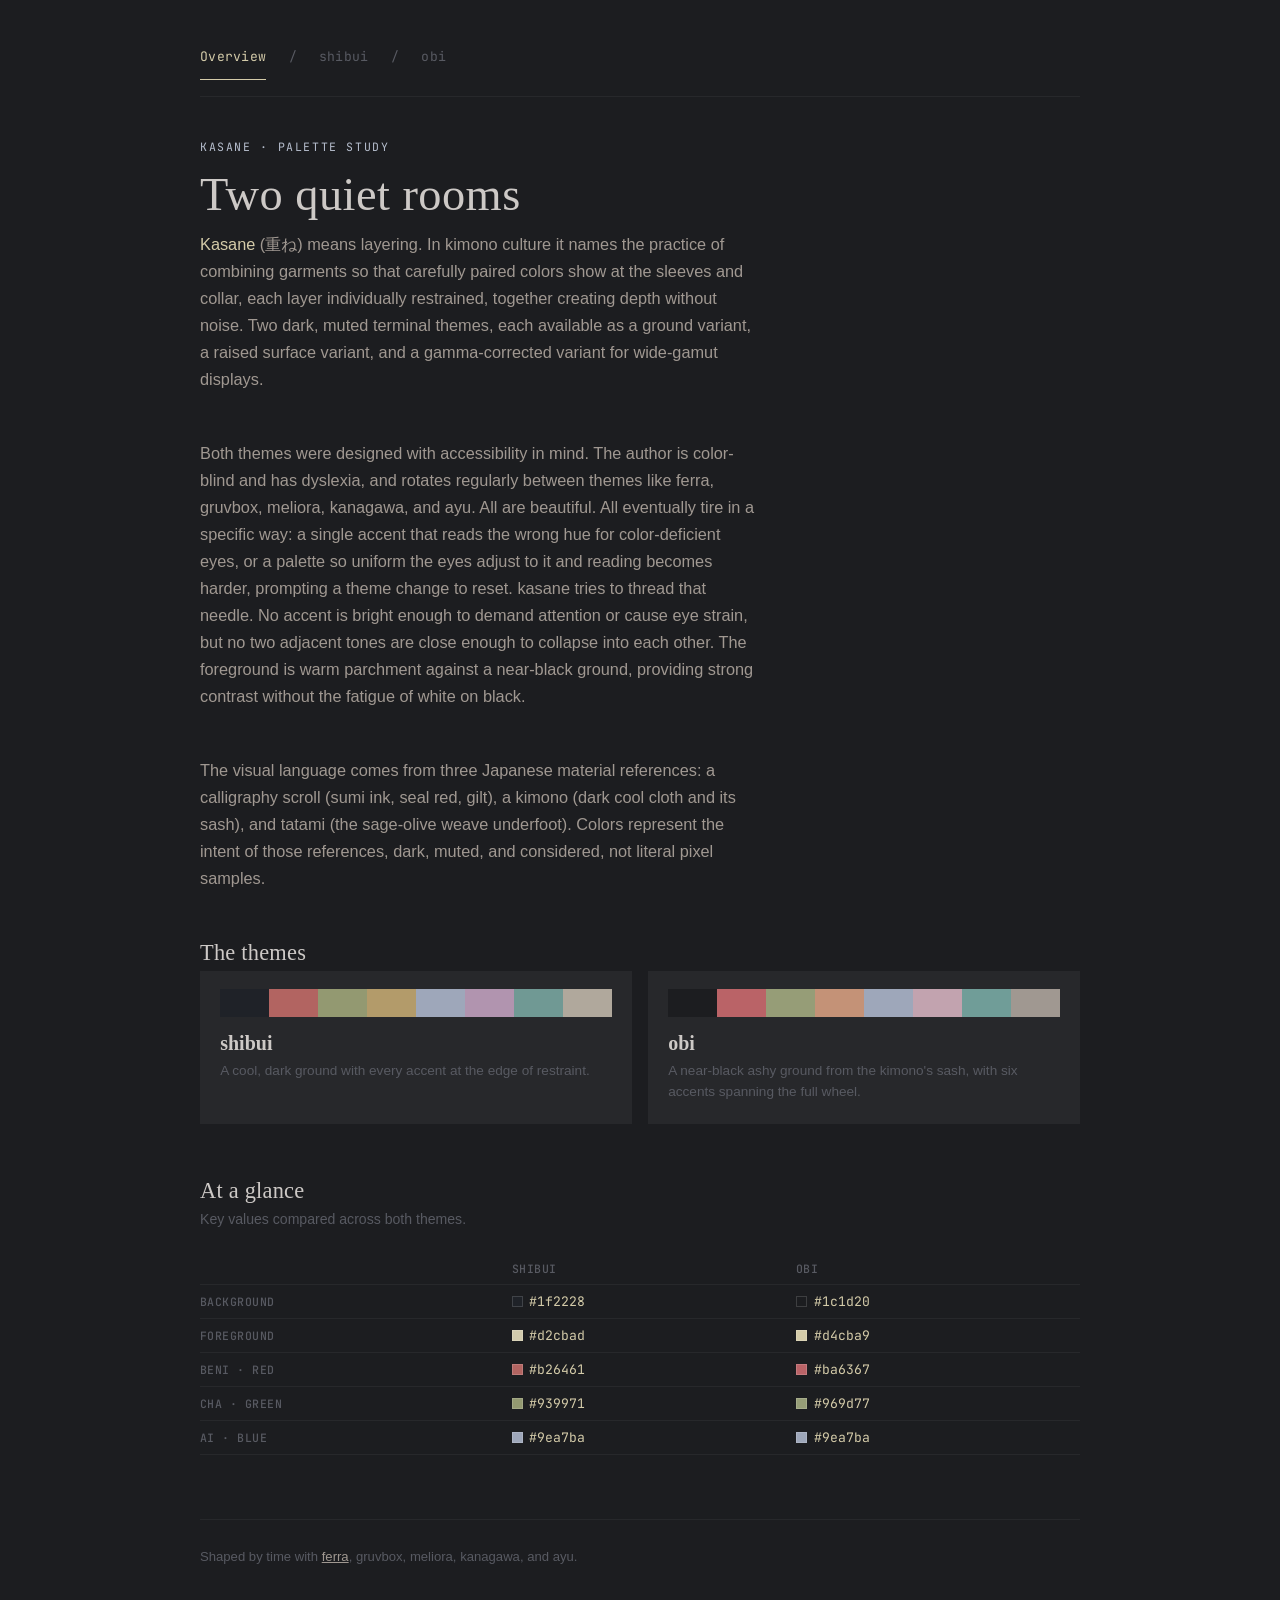
<file: docs/index.html>
<!doctype html>
<html lang="en">
  <head>
    <meta charset="utf-8" />
    <meta name="viewport" content="width=device-width, initial-scale=1" />
    <meta name="color-scheme" content="dark" />
    <meta
      name="description"
      content="Two muted color palettes for calm, accessible reading."
    />
    <title>kasane &middot; shibui / obi</title>
    <link rel="preconnect" href="https://fonts.googleapis.com" />
    <link rel="preconnect" href="https://fonts.gstatic.com" crossorigin />
    <link
      href="https://fonts.googleapis.com/css2?family=JetBrains+Mono:ital,wght@0,400;0,700;1,400&display=swap"
      rel="stylesheet"
    />
    <link rel="stylesheet" href="assets/style.css" />
    <style>
      :root {
        --sumi: #151517;
        --bg: #1c1d20;
        --bg-raised: #27282b;
        --bg-select: #313338;
        --nezumi: #585a62;
        --washi-dim: #585a62;
        --washi: #a09891;
        --washi-bright: #cdc9c6;
        --fg: #d4cba9;
        --accent-hero: #b7bfce;
        --accent-green-b: #aeb990;
        --accent-gold-b: #d5b195;
        --accent-pink-b: #b28793;
        --accent-red-b: #d08a8b;
        --serif: "Iowan Old Style", "Hoefler Text", Georgia, "Songti SC", serif;
        --sans:
          -apple-system, "SF Pro Text", "Helvetica Neue", Arial, sans-serif;
        --mono: "JetBrains Mono", "SF Mono", Menlo, Consolas, monospace;
      }
    </style>
  </head>
  <body>
    <main>
      <nav class="top">
        <a href="index.html" class="current">Overview</a
        ><span class="sep">/</span><a href="shibui.html">shibui</a
        ><span class="sep">/</span><a href="obi.html">obi</a>
      </nav>
      <p class="eyebrow">kasane &middot; palette study</p>
      <h1>Two quiet rooms</h1>
      <p class="lede">
        <em>Kasane</em> (重ね) means layering. In kimono culture it names the
        practice of combining garments so that carefully paired colors show at
        the sleeves and collar, each layer individually restrained, together
        creating depth without noise. Two dark, muted terminal themes, each
        available as a ground variant, a raised surface variant, and a
        gamma-corrected variant for wide-gamut displays.
      </p>
      <p class="lede">
        Both themes were designed with accessibility in mind. The author is
        color-blind and has dyslexia, and rotates regularly between themes like
        ferra, gruvbox, meliora, kanagawa, and ayu. All are beautiful. All
        eventually tire in a specific way: a single accent that reads the wrong
        hue for color-deficient eyes, or a palette so uniform the eyes adjust to
        it and reading becomes harder, prompting a theme change to reset. kasane
        tries to thread that needle. No accent is bright enough to demand
        attention or cause eye strain, but no two adjacent tones are close
        enough to collapse into each other. The foreground is warm parchment
        against a near-black ground, providing strong contrast without the
        fatigue of white on black.
      </p>
      <p class="lede">
        The visual language comes from three Japanese material references: a
        calligraphy scroll (sumi ink, seal red, gilt), a kimono (dark cool cloth
        and its sash), and tatami (the sage-olive weave underfoot). Colors
        represent the intent of those references, dark, muted, and considered,
        not literal pixel samples.
      </p>

      <section>
        <h2>The themes</h2>
        <div class="theme-cards">
          <a class="theme-card" href="shibui.html">
            <div class="swatch-row">
              <span style="background: #1f2228"></span
              ><span style="background: #b26461"></span
              ><span style="background: #939971"></span
              ><span style="background: #b39b6a"></span
              ><span style="background: #9ea7ba"></span
              ><span style="background: #b194af"></span
              ><span style="background: #709994"></span
              ><span style="background: #b0a89c"></span>
            </div>
            <h3>shibui</h3>
            <p>
              A cool, dark ground with every accent at the edge of restraint.
            </p>
          </a>
          <a class="theme-card" href="obi.html">
            <div class="swatch-row">
              <span style="background: #1c1d20"></span
              ><span style="background: #ba6367"></span
              ><span style="background: #969d77"></span
              ><span style="background: #c49277"></span
              ><span style="background: #9ea7ba"></span
              ><span style="background: #c2a3af"></span
              ><span style="background: #709d98"></span
              ><span style="background: #a09891"></span>
            </div>
            <h3>obi</h3>
            <p>
              A near-black ashy ground from the kimono's sash, with six accents
              spanning the full wheel.
            </p>
          </a>
        </div>
      </section>

      <section>
        <h2>At a glance</h2>
        <p class="section-note">Key values compared across both themes.</p>
        <div class="wide-table-wrap">
          <table class="compare">
            <tr>
              <th>&nbsp;</th>
              <th>shibui</th>
              <th>obi</th>
            </tr>
            <tr>
              <th>background</th>
              <td>
                <span class="chip-inline" style="background: #1f2228"></span
                >#1f2228
              </td>
              <td>
                <span class="chip-inline" style="background: #1c1d20"></span
                >#1c1d20
              </td>
            </tr>
            <tr>
              <th>foreground</th>
              <td>
                <span class="chip-inline" style="background: #d2cbad"></span
                >#d2cbad
              </td>
              <td>
                <span class="chip-inline" style="background: #d4cba9"></span
                >#d4cba9
              </td>
            </tr>
            <tr>
              <th>Beni &middot; red</th>
              <td>
                <span class="chip-inline" style="background: #b26461"></span
                >#b26461
              </td>
              <td>
                <span class="chip-inline" style="background: #ba6367"></span
                >#ba6367
              </td>
            </tr>
            <tr>
              <th>Cha &middot; green</th>
              <td>
                <span class="chip-inline" style="background: #939971"></span
                >#939971
              </td>
              <td>
                <span class="chip-inline" style="background: #969d77"></span
                >#969d77
              </td>
            </tr>
            <tr>
              <th>Ai &middot; blue</th>
              <td>
                <span class="chip-inline" style="background: #9ea7ba"></span
                >#9ea7ba
              </td>
              <td>
                <span class="chip-inline" style="background: #9ea7ba"></span
                >#9ea7ba
              </td>
            </tr>
          </table>
        </div>
      </section>

      <footer>
        Shaped by time with
        <a href="https://github.com/casperstorm/ferra">ferra</a>, gruvbox,
        meliora, kanagawa, and ayu.
      </footer>
    </main>
  </body>
</html>
</file>
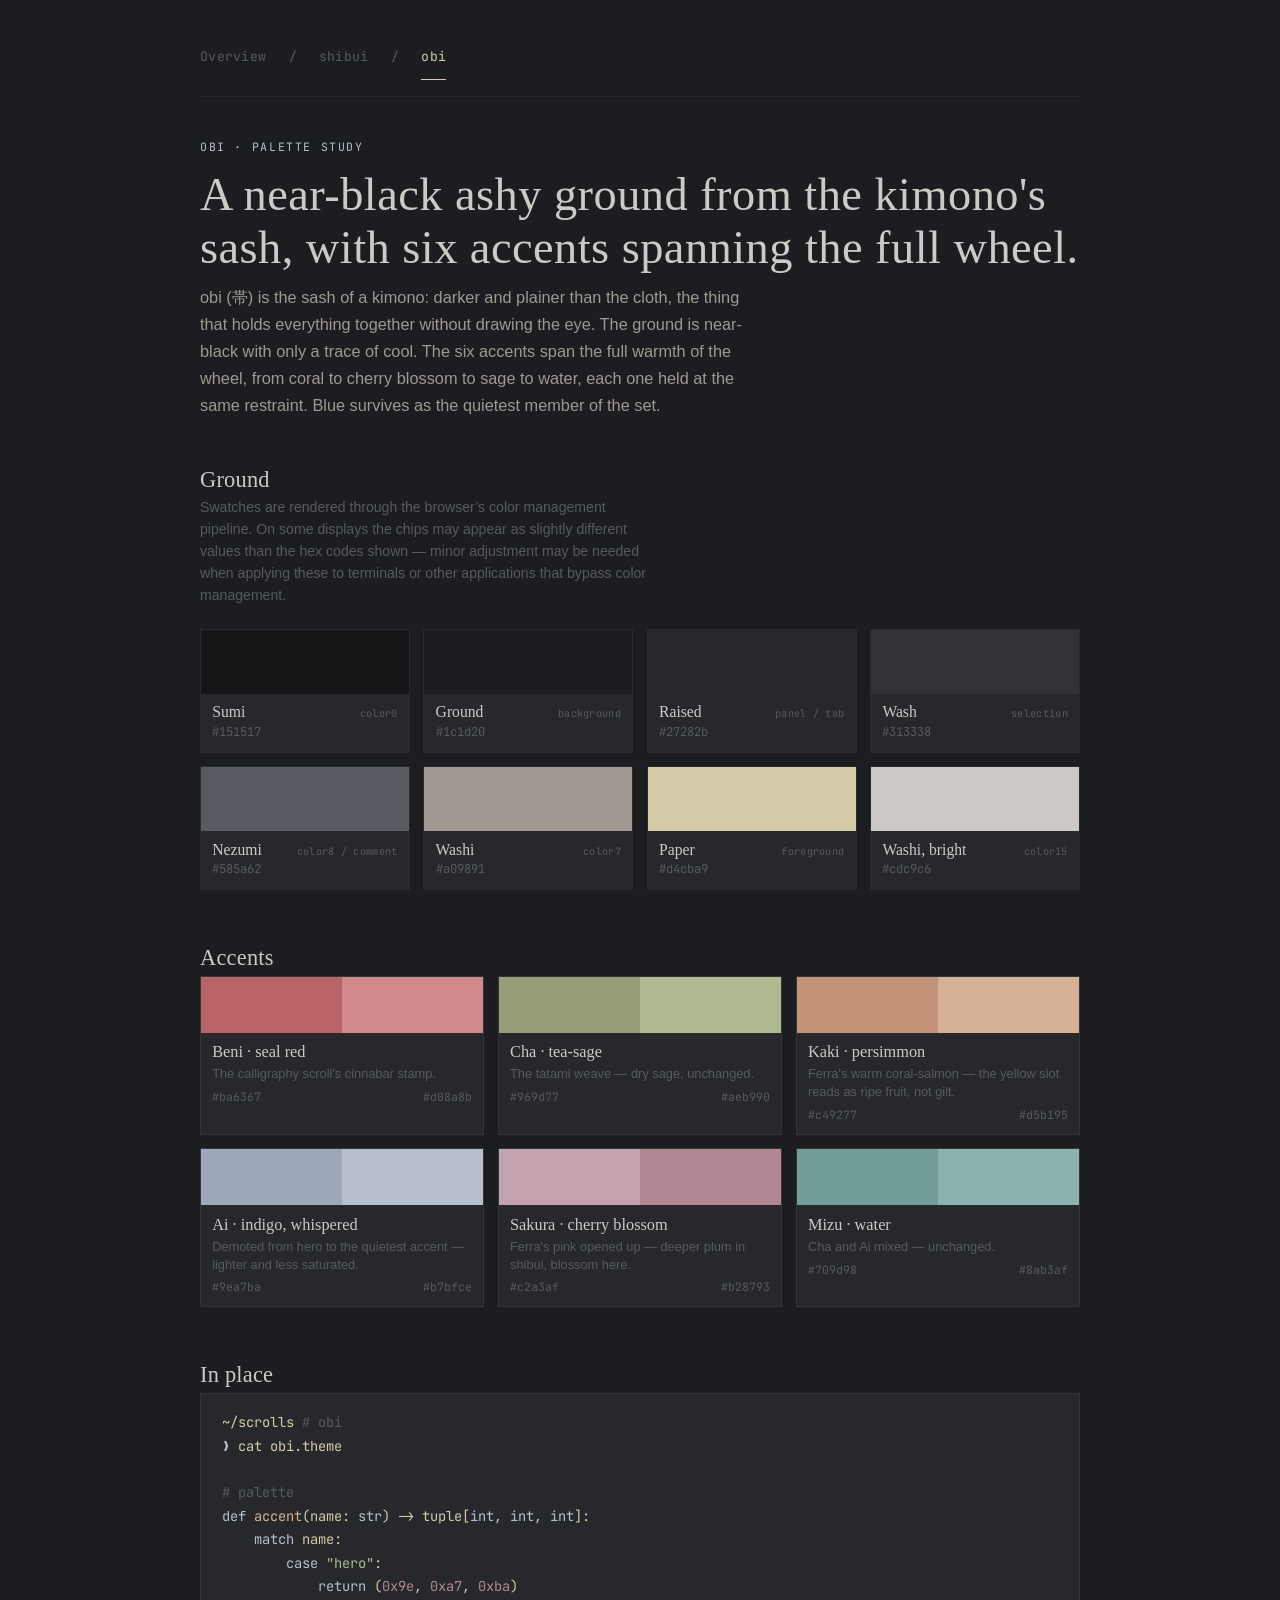
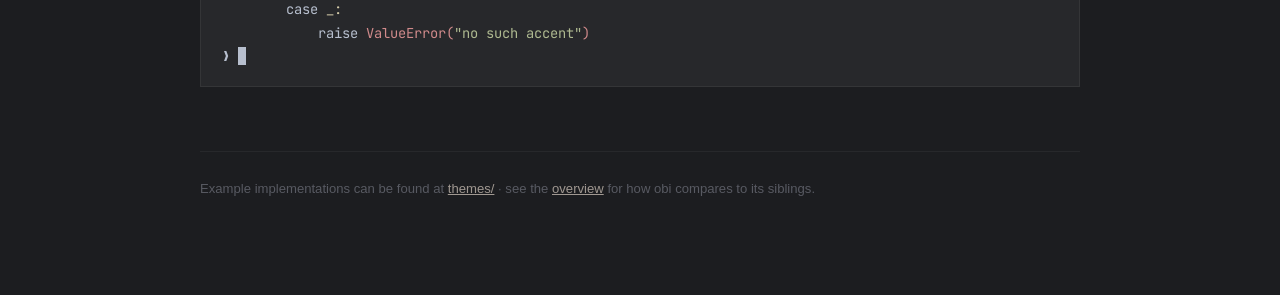
<file: docs/obi.html>
<!doctype html>
<html lang="en">
  <head>
    <meta charset="utf-8" />
    <meta name="viewport" content="width=device-width, initial-scale=1" />
    <meta name="color-scheme" content="dark" />
    <meta
      name="description"
      content="A near-black ashy ground from the kimono's sash, with six accents spanning the full wheel."
    />
    <title>obi — palette study</title>
    <link rel="preconnect" href="https://fonts.googleapis.com" />
    <link rel="preconnect" href="https://fonts.gstatic.com" crossorigin />
    <link
      href="https://fonts.googleapis.com/css2?family=JetBrains+Mono:ital,wght@0,400;0,700;1,400&display=swap"
      rel="stylesheet"
    />
    <link rel="stylesheet" href="assets/style.css" />
    <style>
      :root {
        --sumi: #151517;
        --bg: #1c1d20;
        --bg-raised: #27282b;
        --bg-select: #313338;
        --nezumi: #585a62;
        --washi-dim: #585a62;
        --washi: #a09891;
        --washi-bright: #cdc9c6;
        --fg: #d4cba9;
        --accent-hero: #b7bfce;
        --accent-green-b: #aeb990;
        --accent-gold-b: #d5b195;
        --accent-pink-b: #b28793;
        --accent-red-b: #d08a8b;
        --serif: "Iowan Old Style", "Hoefler Text", Georgia, "Songti SC", serif;
        --sans:
          -apple-system, "SF Pro Text", "Helvetica Neue", Arial, sans-serif;
        --mono: "JetBrains Mono", "SF Mono", Menlo, Consolas, monospace;
      }
    </style>
  </head>
  <body>
    <main>
      <nav class="top">
        <a href="index.html">Overview</a><span class="sep">/</span
        ><a href="shibui.html">shibui</a><span class="sep">/</span
        ><a href="obi.html" class="current">obi</a>
      </nav>
      <p class="eyebrow">obi &middot; palette study</p>
      <h1>
        A near-black ashy ground from the kimono's sash, with six accents
        spanning the full wheel.
      </h1>
      <p class="lede">
        obi (帯) is the sash of a kimono: darker and plainer than the cloth, the
        thing that holds everything together without drawing the eye. The ground
        is near-black with only a trace of cool. The six accents span the full
        warmth of the wheel, from coral to cherry blossom to sage to water, each
        one held at the same restraint. Blue survives as the quietest member of
        the set.
      </p>

      <section>
        <h2>Ground</h2>
        <p class="section-note">
          Swatches are rendered through the browser’s color management pipeline.
          On some displays the chips may appear as slightly different values
          than the hex codes shown — minor adjustment may be needed when
          applying these to terminals or other applications that bypass color
          management.
        </p>
        <div class="grid">
          <div class="swatch">
            <div class="chip" style="background: #151517"></div>
            <div class="swatch-meta">
              <div class="swatch-name">
                Sumi <span class="role">color0</span>
              </div>
              <div class="swatch-hex">#151517</div>
            </div>
          </div>
          <div class="swatch">
            <div class="chip" style="background: #1c1d20"></div>
            <div class="swatch-meta">
              <div class="swatch-name">
                Ground <span class="role">background</span>
              </div>
              <div class="swatch-hex">#1c1d20</div>
            </div>
          </div>
          <div class="swatch">
            <div class="chip" style="background: #27282b"></div>
            <div class="swatch-meta">
              <div class="swatch-name">
                Raised <span class="role">panel / tab</span>
              </div>
              <div class="swatch-hex">#27282b</div>
            </div>
          </div>
          <div class="swatch">
            <div class="chip" style="background: #313338"></div>
            <div class="swatch-meta">
              <div class="swatch-name">
                Wash <span class="role">selection</span>
              </div>
              <div class="swatch-hex">#313338</div>
            </div>
          </div>
          <div class="swatch">
            <div class="chip" style="background: #585a62"></div>
            <div class="swatch-meta">
              <div class="swatch-name">
                Nezumi <span class="role">color8 / comment</span>
              </div>
              <div class="swatch-hex">#585a62</div>
            </div>
          </div>
          <div class="swatch">
            <div class="chip" style="background: #a09891"></div>
            <div class="swatch-meta">
              <div class="swatch-name">
                Washi <span class="role">color7</span>
              </div>
              <div class="swatch-hex">#a09891</div>
            </div>
          </div>
          <div class="swatch">
            <div class="chip" style="background: #d4cba9"></div>
            <div class="swatch-meta">
              <div class="swatch-name">
                Paper <span class="role">foreground</span>
              </div>
              <div class="swatch-hex">#d4cba9</div>
            </div>
          </div>
          <div class="swatch">
            <div class="chip" style="background: #cdc9c6"></div>
            <div class="swatch-meta">
              <div class="swatch-name">
                Washi, bright <span class="role">color15</span>
              </div>
              <div class="swatch-hex">#cdc9c6</div>
            </div>
          </div>
        </div>
      </section>

      <section>
        <h2>Accents</h2>
        <div class="pair-grid">
          <div class="pair">
            <div class="pair-chips">
              <div style="background: #ba6367"></div>
              <div style="background: #d08a8b"></div>
            </div>
            <div class="pair-meta">
              <div class="pair-name">Beni &middot; seal red</div>
              <div class="pair-source">
                The calligraphy scroll's cinnabar stamp.
              </div>
              <div class="pair-hex">
                <span>#ba6367</span><span>#d08a8b</span>
              </div>
            </div>
          </div>
          <div class="pair">
            <div class="pair-chips">
              <div style="background: #969d77"></div>
              <div style="background: #aeb990"></div>
            </div>
            <div class="pair-meta">
              <div class="pair-name">Cha &middot; tea-sage</div>
              <div class="pair-source">
                The tatami weave — dry sage, unchanged.
              </div>
              <div class="pair-hex">
                <span>#969d77</span><span>#aeb990</span>
              </div>
            </div>
          </div>
          <div class="pair">
            <div class="pair-chips">
              <div style="background: #c49277"></div>
              <div style="background: #d5b195"></div>
            </div>
            <div class="pair-meta">
              <div class="pair-name">Kaki &middot; persimmon</div>
              <div class="pair-source">
                Ferra's warm coral-salmon — the yellow slot reads as ripe fruit,
                not gilt.
              </div>
              <div class="pair-hex">
                <span>#c49277</span><span>#d5b195</span>
              </div>
            </div>
          </div>
          <div class="pair">
            <div class="pair-chips">
              <div style="background: #9ea7ba"></div>
              <div style="background: #b7bfce"></div>
            </div>
            <div class="pair-meta">
              <div class="pair-name">Ai &middot; indigo, whispered</div>
              <div class="pair-source">
                Demoted from hero to the quietest accent — lighter and less
                saturated.
              </div>
              <div class="pair-hex">
                <span>#9ea7ba</span><span>#b7bfce</span>
              </div>
            </div>
          </div>
          <div class="pair">
            <div class="pair-chips">
              <div style="background: #c2a3af"></div>
              <div style="background: #b28793"></div>
            </div>
            <div class="pair-meta">
              <div class="pair-name">Sakura &middot; cherry blossom</div>
              <div class="pair-source">
                Ferra's pink opened up — deeper plum in shibui, blossom here.
              </div>
              <div class="pair-hex">
                <span>#c2a3af</span><span>#b28793</span>
              </div>
            </div>
          </div>
          <div class="pair">
            <div class="pair-chips">
              <div style="background: #709d98"></div>
              <div style="background: #8ab3af"></div>
            </div>
            <div class="pair-meta">
              <div class="pair-name">Mizu &middot; water</div>
              <div class="pair-source">Cha and Ai mixed — unchanged.</div>
              <div class="pair-hex">
                <span>#709d98</span><span>#8ab3af</span>
              </div>
            </div>
          </div>
        </div>
      </section>

      <section>
        <h2>In place</h2>
        <!-- prettier-ignore -->
        <div class="term">~/scrolls <span class="comment"># obi</span>
<span class="kw">&#10095;</span> cat obi.theme

<span class="comment"># palette</span>
<span class="kw">def</span> <span class="fn">accent</span>(name: <span class="kw">str</span>) -&gt; tuple[<span class="kw">int</span>, <span class="kw">int</span>, <span class="kw">int</span>]:
    <span class="kw">match</span> name:
        <span class="kw">case</span> <span class="str">"hero"</span>:
            <span class="kw">return</span> (<span class="num">0x9e</span>, <span class="num">0xa7</span>, <span class="num">0xba</span>)
        <span class="kw">case</span> _:
            <span class="kw">raise</span> <span class="err">ValueError(<span class="str">"no such accent"</span>)</span>
<span class="kw">&#10095;</span> <span class="cursor-blk"> </span></div>
      </section>

      <footer>
        Example implementations can be found at
        <a href="https://github.com/eureka-cpu/kasane/tree/master/themes"
          >themes/</a
        >
        &middot; see the <a href="index.html">overview</a> for how obi compares
        to its siblings.
      </footer>
    </main>
  </body>
</html>
</file>
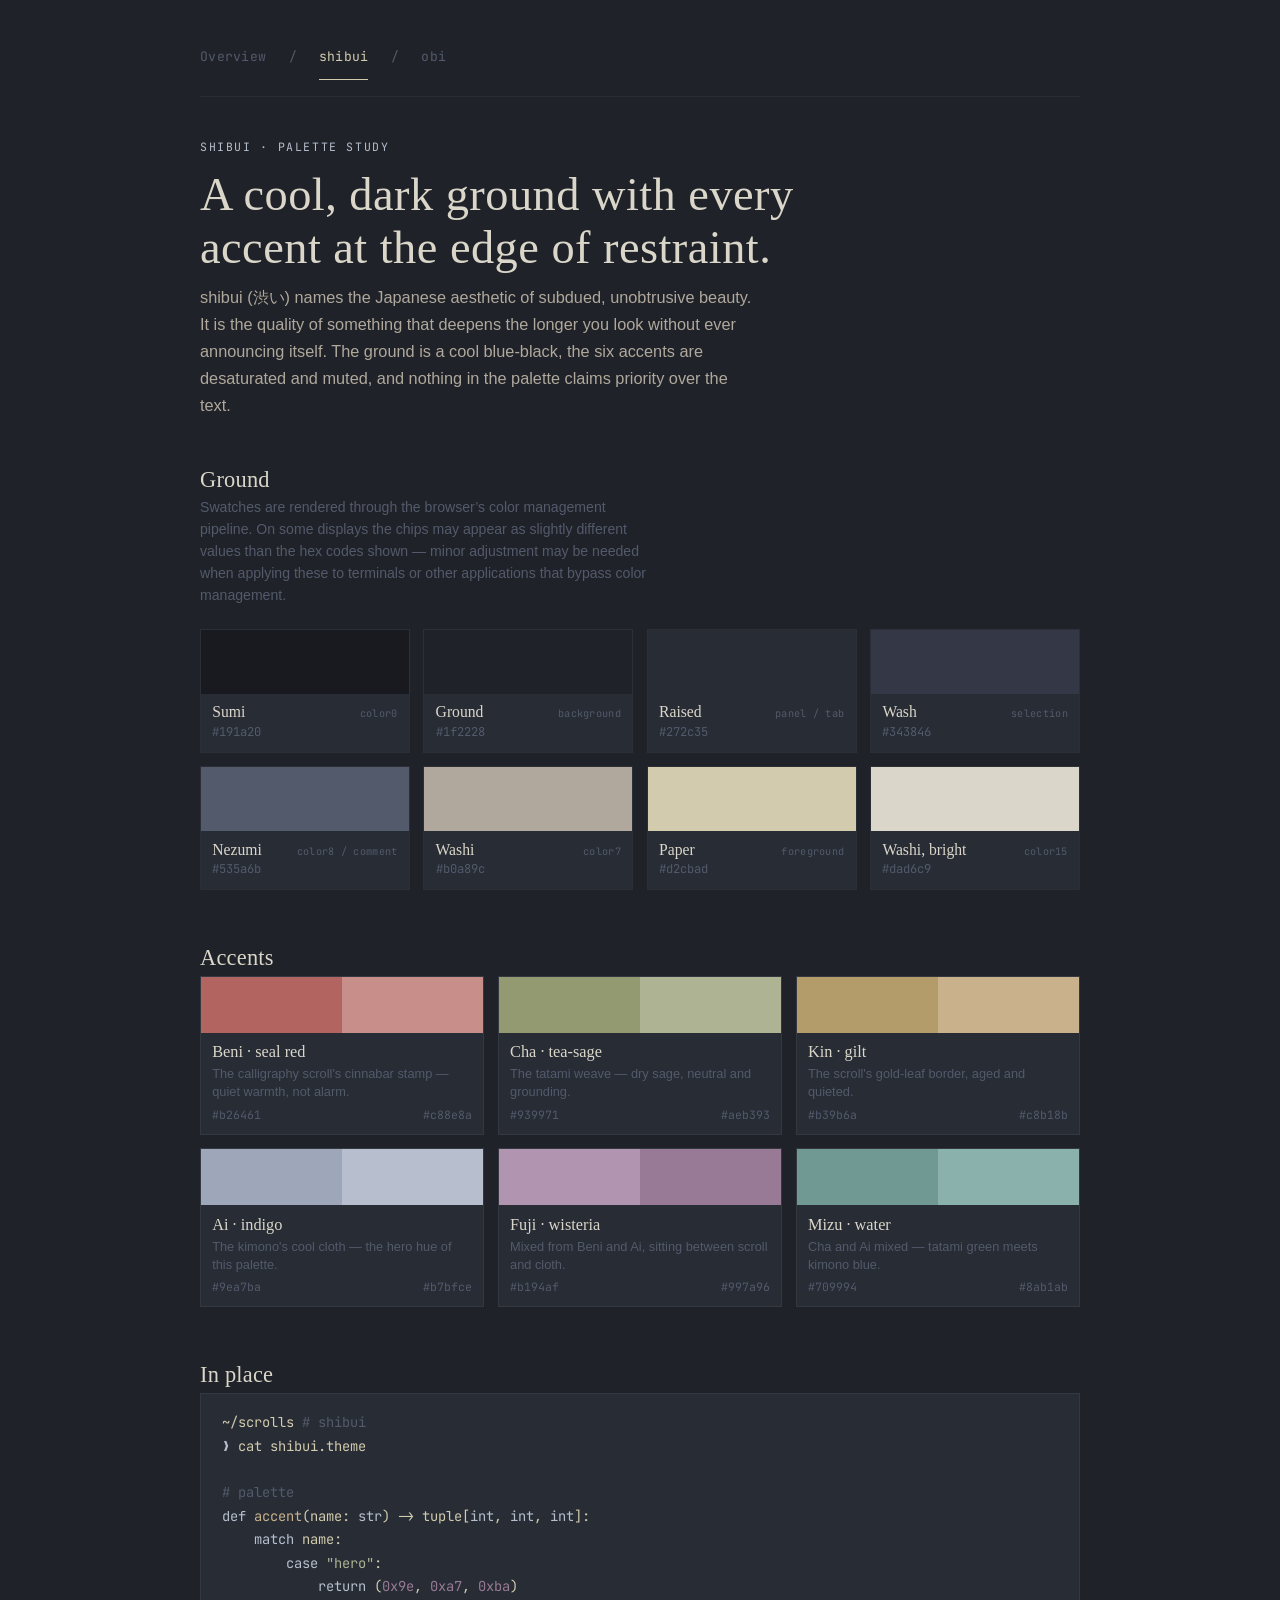
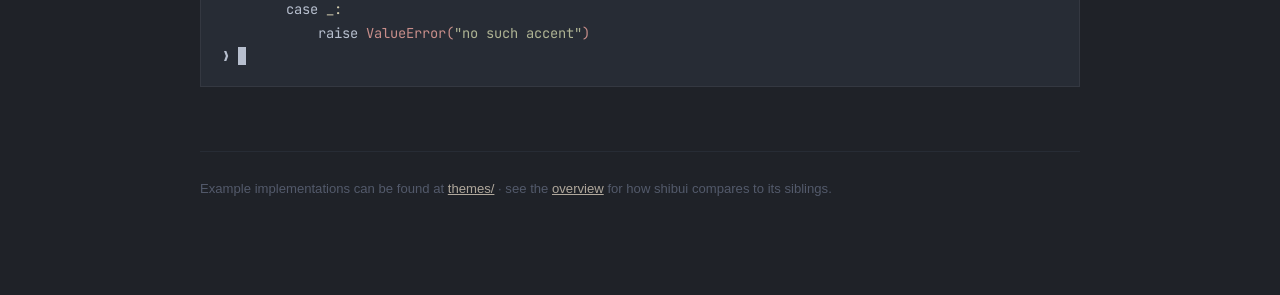
<file: docs/shibui.html>
<!doctype html>
<html lang="en">
  <head>
    <meta charset="utf-8" />
    <meta name="viewport" content="width=device-width, initial-scale=1" />
    <meta name="color-scheme" content="dark" />
    <meta
      name="description"
      content="A cool, dark ground with every accent at the edge of restraint."
    />
    <title>shibui — palette study</title>
    <link rel="preconnect" href="https://fonts.googleapis.com" />
    <link rel="preconnect" href="https://fonts.gstatic.com" crossorigin />
    <link
      href="https://fonts.googleapis.com/css2?family=JetBrains+Mono:ital,wght@0,400;0,700;1,400&display=swap"
      rel="stylesheet"
    />
    <link rel="stylesheet" href="assets/style.css" />
    <style>
      :root {
        --sumi: #191a20;
        --bg: #1f2228;
        --bg-raised: #272c35;
        --bg-select: #343846;
        --nezumi: #535a6b;
        --washi-dim: #535a6b;
        --washi: #b0a89c;
        --washi-bright: #dad6c9;
        --fg: #d2cbad;
        --accent-hero: #b7bfce;
        --accent-green-b: #aeb393;
        --accent-gold-b: #c8b18b;
        --accent-pink-b: #997a96;
        --accent-red-b: #c88e8a;
        --serif: "Iowan Old Style", "Hoefler Text", Georgia, "Songti SC", serif;
        --sans:
          -apple-system, "SF Pro Text", "Helvetica Neue", Arial, sans-serif;
        --mono: "JetBrains Mono", "SF Mono", Menlo, Consolas, monospace;
      }
    </style>
  </head>
  <body>
    <main>
      <nav class="top">
        <a href="index.html">Overview</a><span class="sep">/</span
        ><a href="shibui.html" class="current">shibui</a
        ><span class="sep">/</span><a href="obi.html">obi</a>
      </nav>
      <p class="eyebrow">shibui &middot; palette study</p>
      <h1>A cool, dark ground with every accent at the edge of restraint.</h1>
      <p class="lede">
        shibui (渋い) names the Japanese aesthetic of subdued, unobtrusive
        beauty. It is the quality of something that deepens the longer you look
        without ever announcing itself. The ground is a cool blue-black, the six
        accents are desaturated and muted, and nothing in the palette claims
        priority over the text.
      </p>

      <section>
        <h2>Ground</h2>
        <p class="section-note">
          Swatches are rendered through the browser’s color management pipeline.
          On some displays the chips may appear as slightly different values
          than the hex codes shown — minor adjustment may be needed when
          applying these to terminals or other applications that bypass color
          management.
        </p>
        <div class="grid">
          <div class="swatch">
            <div class="chip" style="background: #191a20"></div>
            <div class="swatch-meta">
              <div class="swatch-name">
                Sumi <span class="role">color0</span>
              </div>
              <div class="swatch-hex">#191a20</div>
            </div>
          </div>
          <div class="swatch">
            <div class="chip" style="background: #1f2228"></div>
            <div class="swatch-meta">
              <div class="swatch-name">
                Ground <span class="role">background</span>
              </div>
              <div class="swatch-hex">#1f2228</div>
            </div>
          </div>
          <div class="swatch">
            <div class="chip" style="background: #272c35"></div>
            <div class="swatch-meta">
              <div class="swatch-name">
                Raised <span class="role">panel / tab</span>
              </div>
              <div class="swatch-hex">#272c35</div>
            </div>
          </div>
          <div class="swatch">
            <div class="chip" style="background: #343846"></div>
            <div class="swatch-meta">
              <div class="swatch-name">
                Wash <span class="role">selection</span>
              </div>
              <div class="swatch-hex">#343846</div>
            </div>
          </div>
          <div class="swatch">
            <div class="chip" style="background: #535a6b"></div>
            <div class="swatch-meta">
              <div class="swatch-name">
                Nezumi <span class="role">color8 / comment</span>
              </div>
              <div class="swatch-hex">#535a6b</div>
            </div>
          </div>
          <div class="swatch">
            <div class="chip" style="background: #b0a89c"></div>
            <div class="swatch-meta">
              <div class="swatch-name">
                Washi <span class="role">color7</span>
              </div>
              <div class="swatch-hex">#b0a89c</div>
            </div>
          </div>
          <div class="swatch">
            <div class="chip" style="background: #d2cbad"></div>
            <div class="swatch-meta">
              <div class="swatch-name">
                Paper <span class="role">foreground</span>
              </div>
              <div class="swatch-hex">#d2cbad</div>
            </div>
          </div>
          <div class="swatch">
            <div class="chip" style="background: #dad6c9"></div>
            <div class="swatch-meta">
              <div class="swatch-name">
                Washi, bright <span class="role">color15</span>
              </div>
              <div class="swatch-hex">#dad6c9</div>
            </div>
          </div>
        </div>
      </section>

      <section>
        <h2>Accents</h2>
        <div class="pair-grid">
          <div class="pair">
            <div class="pair-chips">
              <div style="background: #b26461"></div>
              <div style="background: #c88e8a"></div>
            </div>
            <div class="pair-meta">
              <div class="pair-name">Beni &middot; seal red</div>
              <div class="pair-source">
                The calligraphy scroll's cinnabar stamp — quiet warmth, not
                alarm.
              </div>
              <div class="pair-hex">
                <span>#b26461</span><span>#c88e8a</span>
              </div>
            </div>
          </div>
          <div class="pair">
            <div class="pair-chips">
              <div style="background: #939971"></div>
              <div style="background: #aeb393"></div>
            </div>
            <div class="pair-meta">
              <div class="pair-name">Cha &middot; tea-sage</div>
              <div class="pair-source">
                The tatami weave — dry sage, neutral and grounding.
              </div>
              <div class="pair-hex">
                <span>#939971</span><span>#aeb393</span>
              </div>
            </div>
          </div>
          <div class="pair">
            <div class="pair-chips">
              <div style="background: #b39b6a"></div>
              <div style="background: #c8b18b"></div>
            </div>
            <div class="pair-meta">
              <div class="pair-name">Kin &middot; gilt</div>
              <div class="pair-source">
                The scroll's gold-leaf border, aged and quieted.
              </div>
              <div class="pair-hex">
                <span>#b39b6a</span><span>#c8b18b</span>
              </div>
            </div>
          </div>
          <div class="pair">
            <div class="pair-chips">
              <div style="background: #9ea7ba"></div>
              <div style="background: #b7bfce"></div>
            </div>
            <div class="pair-meta">
              <div class="pair-name">Ai &middot; indigo</div>
              <div class="pair-source">
                The kimono's cool cloth — the hero hue of this palette.
              </div>
              <div class="pair-hex">
                <span>#9ea7ba</span><span>#b7bfce</span>
              </div>
            </div>
          </div>
          <div class="pair">
            <div class="pair-chips">
              <div style="background: #b194af"></div>
              <div style="background: #997a96"></div>
            </div>
            <div class="pair-meta">
              <div class="pair-name">Fuji &middot; wisteria</div>
              <div class="pair-source">
                Mixed from Beni and Ai, sitting between scroll and cloth.
              </div>
              <div class="pair-hex">
                <span>#b194af</span><span>#997a96</span>
              </div>
            </div>
          </div>
          <div class="pair">
            <div class="pair-chips">
              <div style="background: #709994"></div>
              <div style="background: #8ab1ab"></div>
            </div>
            <div class="pair-meta">
              <div class="pair-name">Mizu &middot; water</div>
              <div class="pair-source">
                Cha and Ai mixed — tatami green meets kimono blue.
              </div>
              <div class="pair-hex">
                <span>#709994</span><span>#8ab1ab</span>
              </div>
            </div>
          </div>
        </div>
      </section>

      <section>
        <h2>In place</h2>
        <!-- prettier-ignore -->
        <div class="term">~/scrolls <span class="comment"># shibui</span>
<span class="kw">&#10095;</span> cat shibui.theme

<span class="comment"># palette</span>
<span class="kw">def</span> <span class="fn">accent</span>(name: <span class="kw">str</span>) -&gt; tuple[<span class="kw">int</span>, <span class="kw">int</span>, <span class="kw">int</span>]:
    <span class="kw">match</span> name:
        <span class="kw">case</span> <span class="str">"hero"</span>:
            <span class="kw">return</span> (<span class="num">0x9e</span>, <span class="num">0xa7</span>, <span class="num">0xba</span>)
        <span class="kw">case</span> _:
            <span class="kw">raise</span> <span class="err">ValueError(<span class="str">"no such accent"</span>)</span>
<span class="kw">&#10095;</span> <span class="cursor-blk"> </span></div>
      </section>

      <footer>
        Example implementations can be found at
        <a href="https://github.com/eureka-cpu/kasane/tree/master/themes"
          >themes/</a
        >
        &middot; see the <a href="index.html">overview</a> for how shibui
        compares to its siblings.
      </footer>
    </main>
  </body>
</html>
</file>
<file: docs/assets/style.css>
* {
  box-sizing: border-box;
}
html,
body {
  margin: 0;
  background: var(--bg);
  color: var(--fg);
  font-family: var(--sans);
}
body {
  padding: 3rem 1.5rem 6rem;
  display: flex;
  justify-content: center;
}
main {
  width: 100%;
  max-width: 880px;
}

nav.top {
  display: flex;
  align-items: baseline;
  gap: 1.4rem;
  margin-bottom: 2.6rem;
  padding-bottom: 1rem;
  border-bottom: 1px solid var(--bg-raised);
  font-family: var(--mono);
  font-size: 0.82rem;
}
nav.top a {
  color: var(--washi-dim);
  text-decoration: none;
  letter-spacing: 0.02em;
}
nav.top a:hover,
nav.top a:focus-visible {
  color: var(--washi-bright);
}
nav.top a.current {
  color: var(--fg);
  border-bottom: 1px solid var(--fg);
  padding-bottom: 0.9rem;
}
nav.top .sep {
  color: var(--nezumi);
}

.eyebrow {
  font-family: var(--mono);
  font-size: 0.72rem;
  letter-spacing: 0.14em;
  text-transform: uppercase;
  color: var(--accent-hero);
  margin: 0 0 0.9rem;
}
h1 {
  font-family: var(--serif);
  font-weight: 400;
  font-size: clamp(2rem, 5vw, 2.9rem);
  letter-spacing: 0.01em;
  margin: 0 0 0.6rem;
  color: var(--washi-bright);
  text-wrap: balance;
}
.lede {
  font-size: 1.02rem;
  line-height: 1.65;
  color: var(--washi);
  max-width: 62ch;
  margin: 0 0 3rem;
}
.lede em {
  color: var(--fg);
  font-style: normal;
}

h2 {
  font-family: var(--serif);
  font-weight: 400;
  font-size: 1.4rem;
  color: var(--washi-bright);
  margin: 0 0 0.3rem;
  letter-spacing: 0.01em;
}
.section-note {
  font-size: 0.88rem;
  color: var(--washi-dim);
  margin: 0 0 1.4rem;
  line-height: 1.55;
  max-width: 58ch;
}
section {
  margin-bottom: 3.4rem;
}
section:last-of-type {
  margin-bottom: 0;
}

/* reference strip (index page only) */
.refs {
  display: grid;
  grid-template-columns: repeat(3, 1fr);
  gap: 0.9rem;
  margin-bottom: 3rem;
}
.ref-card {
  border: 1px solid var(--bg-raised);
  background: var(--bg-raised);
  overflow: hidden;
}
.ref-card img {
  display: block;
  width: 100%;
  height: 108px;
  object-fit: cover;
  filter: saturate(0.94);
}
.ref-cap {
  padding: 0.55rem 0.7rem 0.7rem;
  font-family: var(--mono);
  font-size: 0.7rem;
  letter-spacing: 0.04em;
  color: var(--washi-dim);
}
.ref-cap b {
  color: var(--washi);
  font-weight: 500;
}

/* theme cards (index page only) */
.theme-cards {
  display: grid;
  grid-template-columns: repeat(auto-fit, minmax(220px, 1fr));
  gap: 1rem;
}
.theme-card {
  display: block;
  text-decoration: none;
  border: 1px solid var(--bg-raised);
  background: var(--bg-raised);
  padding: 1.1rem 1.2rem 1.3rem;
  transition: border-color 0.15s ease;
}
.theme-card:hover,
.theme-card:focus-visible {
  border-color: var(--nezumi);
}
.theme-card .swatch-row {
  display: flex;
  height: 28px;
  margin-bottom: 0.9rem;
}
.theme-card .swatch-row > span {
  flex: 1;
}
.theme-card h3 {
  font-family: var(--serif);
  font-size: 1.25rem;
  color: var(--washi-bright);
  margin: 0 0 0.4rem;
}
.theme-card p {
  font-size: 0.85rem;
  color: var(--washi-dim);
  line-height: 1.5;
  margin: 0;
}

table.compare {
  border-collapse: collapse;
  width: 100%;
  font-size: 0.82rem;
}
table.compare th,
table.compare td {
  text-align: left;
  padding: 0.5rem 0.8rem 0.5rem 0;
  border-bottom: 1px solid var(--bg-raised);
}
table.compare th {
  color: var(--washi-dim);
  font-weight: 500;
  font-family: var(--mono);
  font-size: 0.72rem;
  text-transform: uppercase;
  letter-spacing: 0.04em;
}
table.compare td {
  font-family: var(--mono);
  color: var(--fg);
}
table.compare td.swatch-cell {
  font-family: var(--mono);
}
table.compare .chip-inline {
  display: inline-block;
  width: 0.85em;
  height: 0.85em;
  margin-right: 0.5em;
  vertical-align: -0.05em;
  border: 1px solid rgba(255, 255, 255, 0.15);
}
.wide-table-wrap {
  overflow-x: auto;
}

/* swatch grid */
.grid {
  display: grid;
  grid-template-columns: repeat(auto-fit, minmax(190px, 1fr));
  gap: 0.85rem;
}
.swatch {
  border: 1px solid rgba(255, 255, 255, 0.06);
}
.chip {
  height: 64px;
  width: 100%;
}
.swatch-meta {
  padding: 0.6rem 0.7rem 0.75rem;
  background: var(--bg-raised);
}
.swatch-name {
  font-family: var(--serif);
  font-size: 0.98rem;
  color: var(--washi-bright);
  display: flex;
  align-items: baseline;
  justify-content: space-between;
  gap: 0.5rem;
}
.swatch-name .role {
  font-family: var(--mono);
  font-size: 0.64rem;
  color: var(--nezumi);
  letter-spacing: 0.03em;
}
.swatch-hex {
  font-family: var(--mono);
  font-size: 0.76rem;
  color: var(--washi-dim);
  margin-top: 0.15rem;
  font-variant-numeric: tabular-nums;
}

.pair-grid {
  display: grid;
  grid-template-columns: repeat(auto-fill, minmax(220px, 1fr));
  gap: 0.85rem;
}
.pair {
  border: 1px solid rgba(255, 255, 255, 0.06);
  background: var(--bg-raised);
}
.pair-chips {
  display: flex;
}
.pair-chips > div {
  flex: 1;
  height: 56px;
}
.pair-meta {
  padding: 0.6rem 0.7rem 0.75rem;
}
.pair-name {
  font-family: var(--serif);
  font-size: 1.02rem;
  color: var(--washi-bright);
}
.pair-source {
  font-size: 0.8rem;
  color: var(--washi-dim);
  margin-top: 0.2rem;
  line-height: 1.4;
}
.pair-hex {
  font-family: var(--mono);
  font-size: 0.72rem;
  color: var(--nezumi);
  margin-top: 0.35rem;
  display: flex;
  justify-content: space-between;
}

.term {
  background: var(--bg-raised);
  border: 1px solid rgba(255, 255, 255, 0.06);
  font-family: var(--mono);
  font-size: 0.86rem;
  line-height: 1.7;
  padding: 1.1rem 1.3rem;
  overflow-x: auto;
  white-space: pre;
  font-feature-settings:
    "liga" 1,
    "calt" 1;
}
.term .comment {
  color: var(--nezumi);
}
.term .kw {
  color: var(--accent-hero);
}
.term .str {
  color: var(--accent-green-b);
}
.term .fn {
  color: var(--accent-gold-b);
}
.term .num {
  color: var(--accent-pink-b);
}
.term .err {
  color: var(--accent-red-b);
}
.term .cursor-blk {
  background: var(--accent-hero);
  color: var(--sumi);
}

footer {
  margin-top: 4rem;
  padding-top: 1.6rem;
  border-top: 1px solid var(--bg-raised);
  font-size: 0.82rem;
  color: var(--washi-dim);
  line-height: 1.6;
}
footer code {
  font-family: var(--mono);
  color: var(--washi);
}
footer a {
  color: var(--washi);
}

@media (max-width: 600px) {
  .refs {
    grid-template-columns: 1fr;
  }
  body {
    padding: 2.4rem 1.1rem 4rem;
  }
}

/* ground grid holds 8 swatches, so only 2 or 4 columns divide evenly —
   pin it at 2 through the width where auto-fit would otherwise land on 3 */
@media (min-width: 600px) and (max-width: 735px) {
  .grid {
    grid-template-columns: repeat(2, 1fr);
  }
}
@media (min-width: 736px) {
  .grid {
    grid-template-columns: repeat(4, 1fr);
  }
}
</file>
